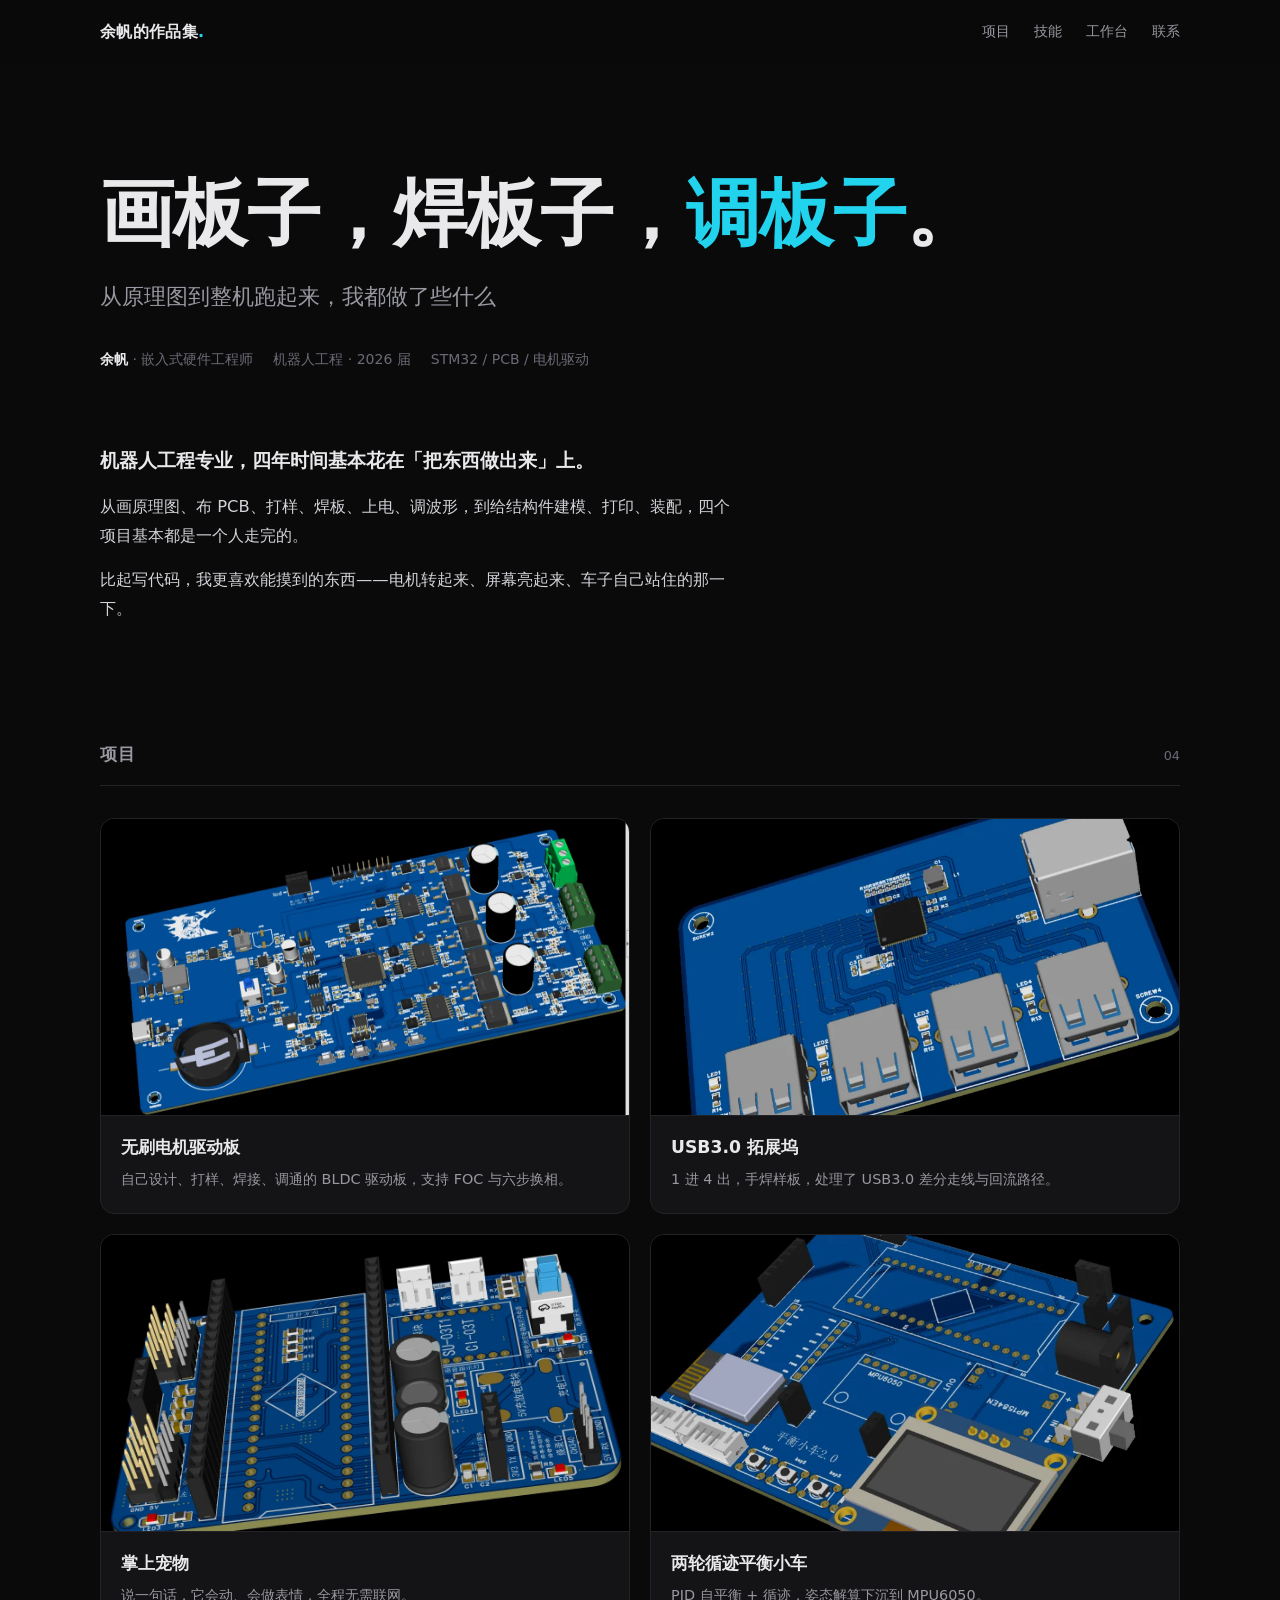
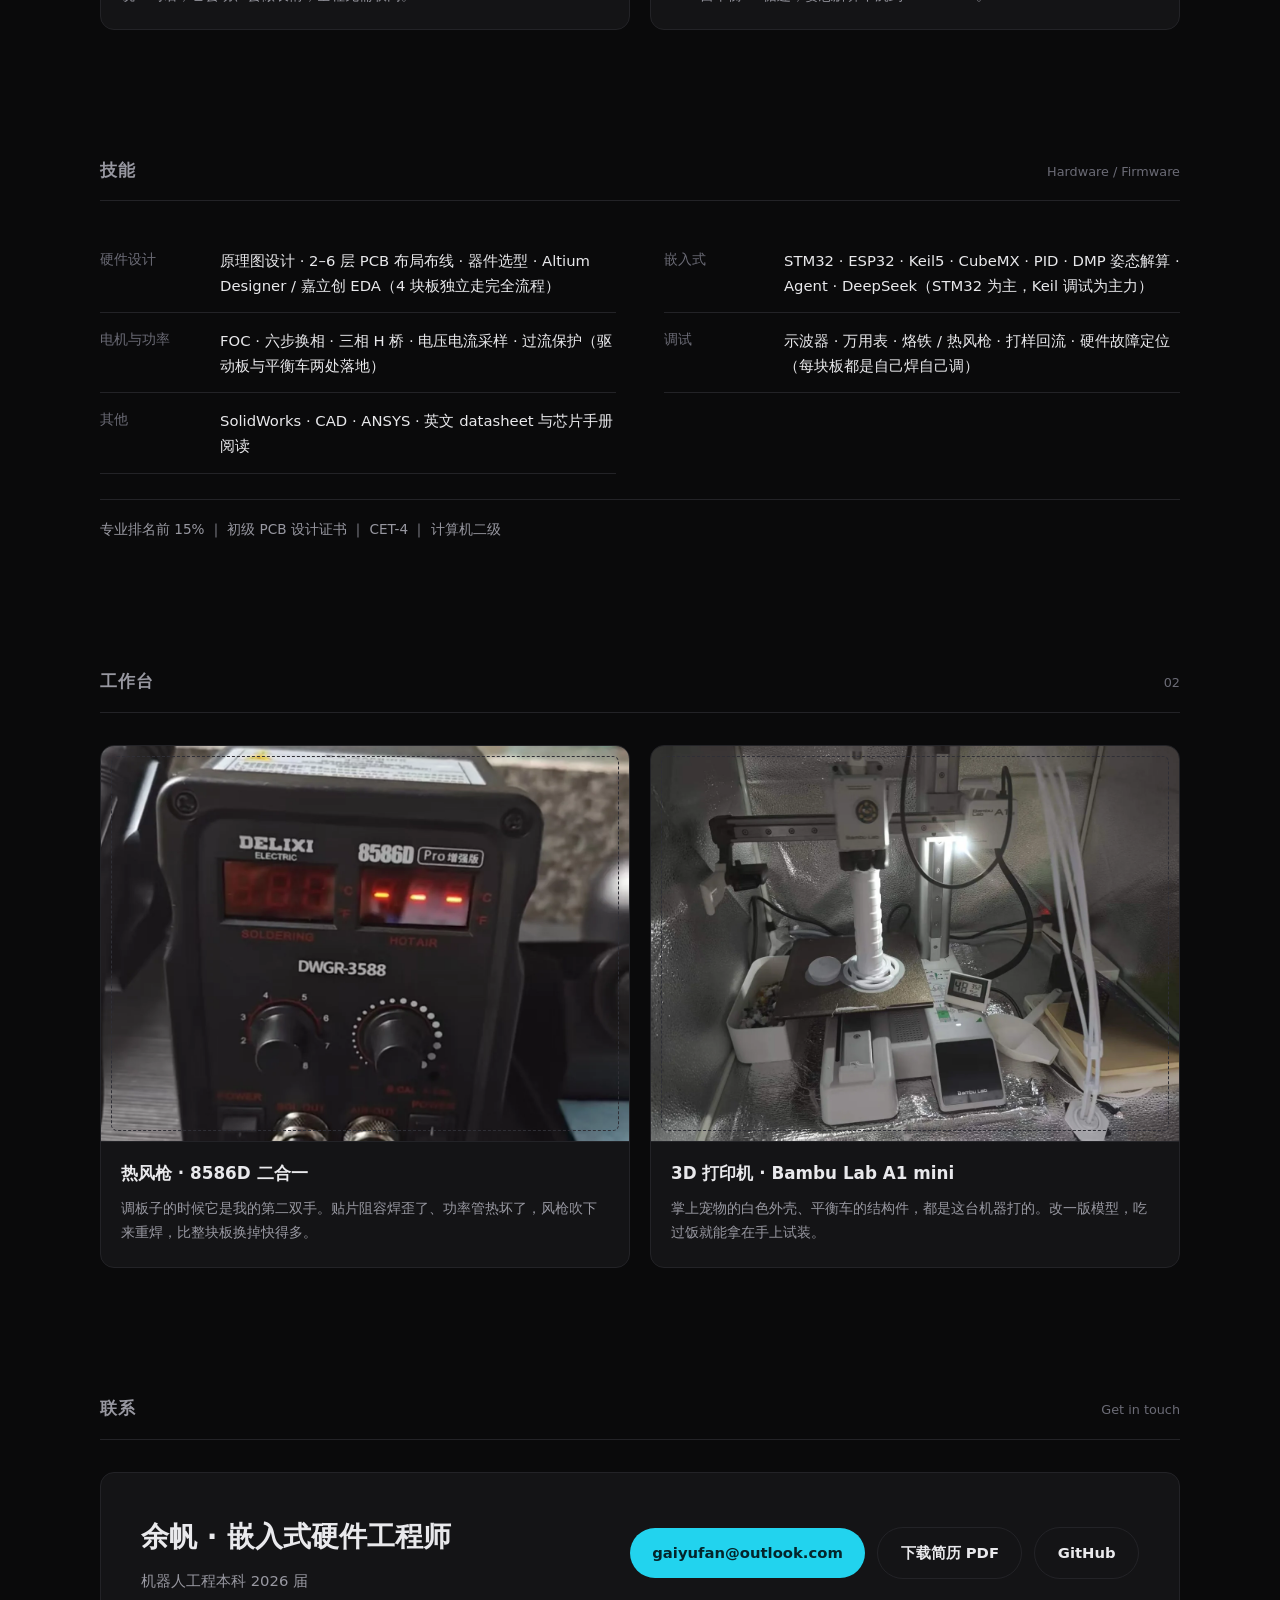
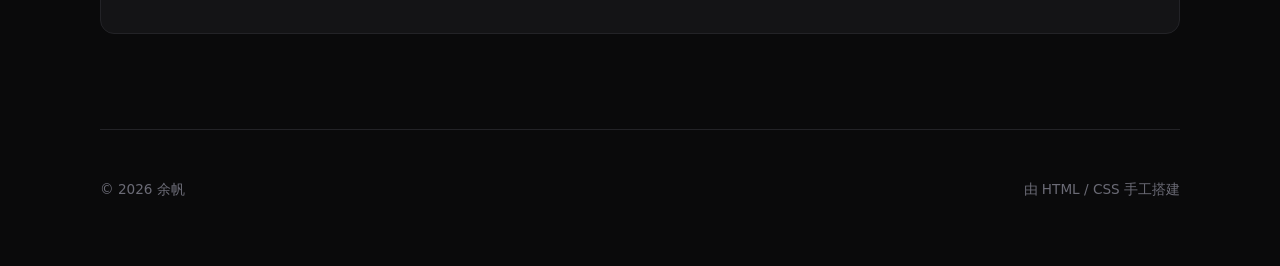
<file: index.html>
<!DOCTYPE html>
<html lang="zh-CN">
<head>
<meta charset="utf-8">
<meta name="viewport" content="width=device-width, initial-scale=1">
<title>余帆 · 嵌入式硬件工程师</title>
<meta name="description" content="余帆，嵌入式硬件工程师，机器人工程本科 2026 届。STM32、2–6 层 PCB、FOC 与 PID，从原理图到整机调试的四个硬件项目。">
<meta name="theme-color" content="#0a0a0b">
<link rel="stylesheet" href="style.css">
<link rel="icon" href="favicon.svg" type="image/svg+xml">
<script src="script.js" defer></script>
<!-- 分享卡片 -->
<meta property="og:type" content="website">
<meta property="og:site_name" content="余帆的作品集">
<meta property="og:title" content="余帆 · 嵌入式硬件工程师">
<meta property="og:description" content="余帆，嵌入式硬件工程师，机器人工程本科 2026 届。STM32、2–6 层 PCB、FOC 与 PID，从原理图到整机调试的四个硬件项目。">
<meta property="og:url" content="https://yohoda.github.io/yufan-portfolio/">
<meta property="og:image" content="https://yohoda.github.io/yufan-portfolio/assets/og-cover.jpg">
<meta property="og:image:width" content="1200">
<meta property="og:image:height" content="630">
<meta name="twitter:card" content="summary_large_image">
</head>
<body>

<header class="site-header">
  <div class="container">
    <a class="brand" href="index.html">余帆的作品集<span>.</span></a>
    <nav class="nav">
      <a href="#projects">项目</a>
      <a href="#skills">技能</a>
      <a href="#tools">工作台</a>
      <a href="#contact">联系</a>
    </nav>
  </div>
</header>

<main>

  <!-- ==================== Hero ==================== -->
  <section class="hero">
    <div class="container">
      <h1 class="reveal">画板子，焊板子，<em>调板子</em>。</h1>
      <p class="lede reveal">从原理图到整机跑起来，我都做了些什么</p>
      <div class="meta reveal">
        <span><strong>余帆</strong> · 嵌入式硬件工程师</span>
        <span>机器人工程 · 2026 届</span>
        <span>STM32 / PCB / 电机驱动</span>
      </div>
    </div>
  </section>


  <!-- ==================== 关于我 ==================== -->
  <section class="about">
    <div class="container">
      <p class="about-lead reveal">机器人工程专业，四年时间基本花在「把东西做出来」上。</p>
      <p class="reveal">从画原理图、布 PCB、打样、焊板、上电、调波形，到给结构件建模、打印、装配，四个项目基本都是一个人走完的。</p>
      <p class="reveal">比起写代码，我更喜欢能摸到的东西——电机转起来、屏幕亮起来、车子自己站住的那一下。</p>
    </div>
  </section>

  <!-- ==================== 项目 ==================== -->
  <section class="section" id="projects">
    <div class="container">
      <div class="section-head reveal">
        <h2>项目</h2>
        <span class="count">04</span>
      </div>

      <div class="projects">

        <a class="card reveal" href="projects/bldc-driver.html">
          <div class="media has-media"><img fetchpriority="high" src="assets/bldc-pcb.webp" alt="无刷电机驱动板 PCB 3D 渲染"></div>
          <div class="card-body">
            <h3 class="card-title">无刷电机驱动板</h3>
            <p class="card-desc">自己设计、打样、焊接、调通的 BLDC 驱动板，支持 FOC 与六步换相。</p>
          </div>
        </a>

        <a class="card reveal" href="projects/usb-hub.html">
          <div class="media has-media"><img loading="lazy" src="assets/usb-pcb.webp" alt="USB3.0 拓展坞 PCB 3D 渲染"></div>
          <div class="card-body">
            <h3 class="card-title">USB3.0 拓展坞</h3>
            <p class="card-desc">1 进 4 出，手焊样板，处理了 USB3.0 差分走线与回流路径。</p>
          </div>
        </a>

        <a class="card reveal" href="projects/pocket-pet.html">
          <div class="media has-media"><img loading="lazy" src="assets/pet-pcb.webp" alt="掌上宠物 PCB 3D 渲染"></div>
          <div class="card-body">
            <h3 class="card-title">掌上宠物</h3>
            <p class="card-desc">说一句话，它会动、会做表情，全程无需联网。</p>
          </div>
        </a>

        <a class="card reveal" href="projects/balance-car.html">
          <div class="media has-media"><img loading="lazy" src="assets/car-pcb.webp" alt="两轮循迹平衡小车 PCB 3D 渲染"></div>
          <div class="card-body">
            <h3 class="card-title">两轮循迹平衡小车</h3>
            <p class="card-desc">PID 自平衡 + 循迹，姿态解算下沉到 MPU6050。</p>
          </div>
        </a>

      </div>
    </div>
  </section>

  <!-- ==================== 技能 ==================== -->
  <section class="section" id="skills">
    <div class="container">
      <div class="section-head reveal">
        <h2>技能</h2>
        <span class="count">Hardware / Firmware</span>
      </div>

      <dl class="skills reveal">
        <div class="skill-row">
          <dt>硬件设计</dt>
          <dd>原理图设计 · 2–6 层 PCB 布局布线 · 器件选型 · Altium Designer / 嘉立创 EDA（4 块板独立走完全流程）</dd>
        </div>
        <div class="skill-row">
          <dt>嵌入式</dt>
          <dd>STM32 · ESP32 · Keil5 · CubeMX · PID · DMP 姿态解算 · Agent · DeepSeek（STM32 为主，Keil 调试为主力）</dd>
        </div>
        <div class="skill-row">
          <dt>电机与功率</dt>
          <dd>FOC · 六步换相 · 三相 H 桥 · 电压电流采样 · 过流保护（驱动板与平衡车两处落地）</dd>
        </div>
        <div class="skill-row">
          <dt>调试</dt>
          <dd>示波器 · 万用表 · 烙铁 / 热风枪 · 打样回流 · 硬件故障定位（每块板都是自己焊自己调）</dd>
        </div>
        <div class="skill-row">
          <dt>其他</dt>
          <dd>SolidWorks · CAD · ANSYS · 英文 datasheet 与芯片手册阅读</dd>
        </div>
      </dl>

      <p class="creds reveal">专业排名前 15% ｜ 初级 PCB 设计证书 ｜ CET-4 ｜ 计算机二级</p>
    </div>
  </section>

  <!-- ==================== 工作台 ==================== -->
  <section class="section" id="tools">
    <div class="container">
      <div class="section-head reveal">
        <h2>工作台</h2>
        <span class="count">02</span>
      </div>

      <div class="tools">

        <article class="tool reveal">
          <div class="media" data-ratio="4/3"><img loading="lazy" src="assets/tool-hotair.webp" alt="8586D 二合一热风枪焊台"></div>
          <div class="tool-body">
            <h3>热风枪 · 8586D 二合一</h3>
            <p>调板子的时候它是我的第二双手。贴片阻容焊歪了、功率管热坏了，风枪吹下来重焊，比整块板换掉快得多。</p>
          </div>
        </article>

        <article class="tool reveal">
          <div class="media" data-ratio="4/3"><img loading="lazy" src="assets/tool-printer.webp" alt="Bambu Lab A1 3D 打印机"></div>
          <div class="tool-body">
            <h3>3D 打印机 · Bambu Lab A1 mini</h3>
            <p>掌上宠物的白色外壳、平衡车的结构件，都是这台机器打的。改一版模型，吃过饭就能拿在手上试装。</p>
          </div>
        </article>

      </div>
    </div>
  </section>

  <!-- ==================== 联系 ==================== -->
  <section class="section" id="contact">
    <div class="container">
      <div class="section-head reveal">
        <h2>联系</h2>
        <span class="count">Get in touch</span>
      </div>

      <div class="contact-card reveal">
        <div>
          <h3>余帆 · 嵌入式硬件工程师</h3>
          <p>机器人工程本科 2026 届</p>
        </div>
        <div class="contact-actions">
          <a class="btn" href="mailto:gaiyufan@outlook.com">gaiyufan@outlook.com</a>
          <a class="btn ghost" href="assets/resume.pdf" download>下载简历 PDF</a>
          <a class="btn ghost" href="https://github.com/yohoda/yufan-portfolio" target="_blank" rel="noopener">GitHub</a>
        </div>
      </div>
    </div>
  </section>

</main>

<footer class="site-footer container">
  <span>© 2026 余帆</span>
  <span>由 HTML / CSS 手工搭建</span>
</footer>

</body>
</html>
</file>
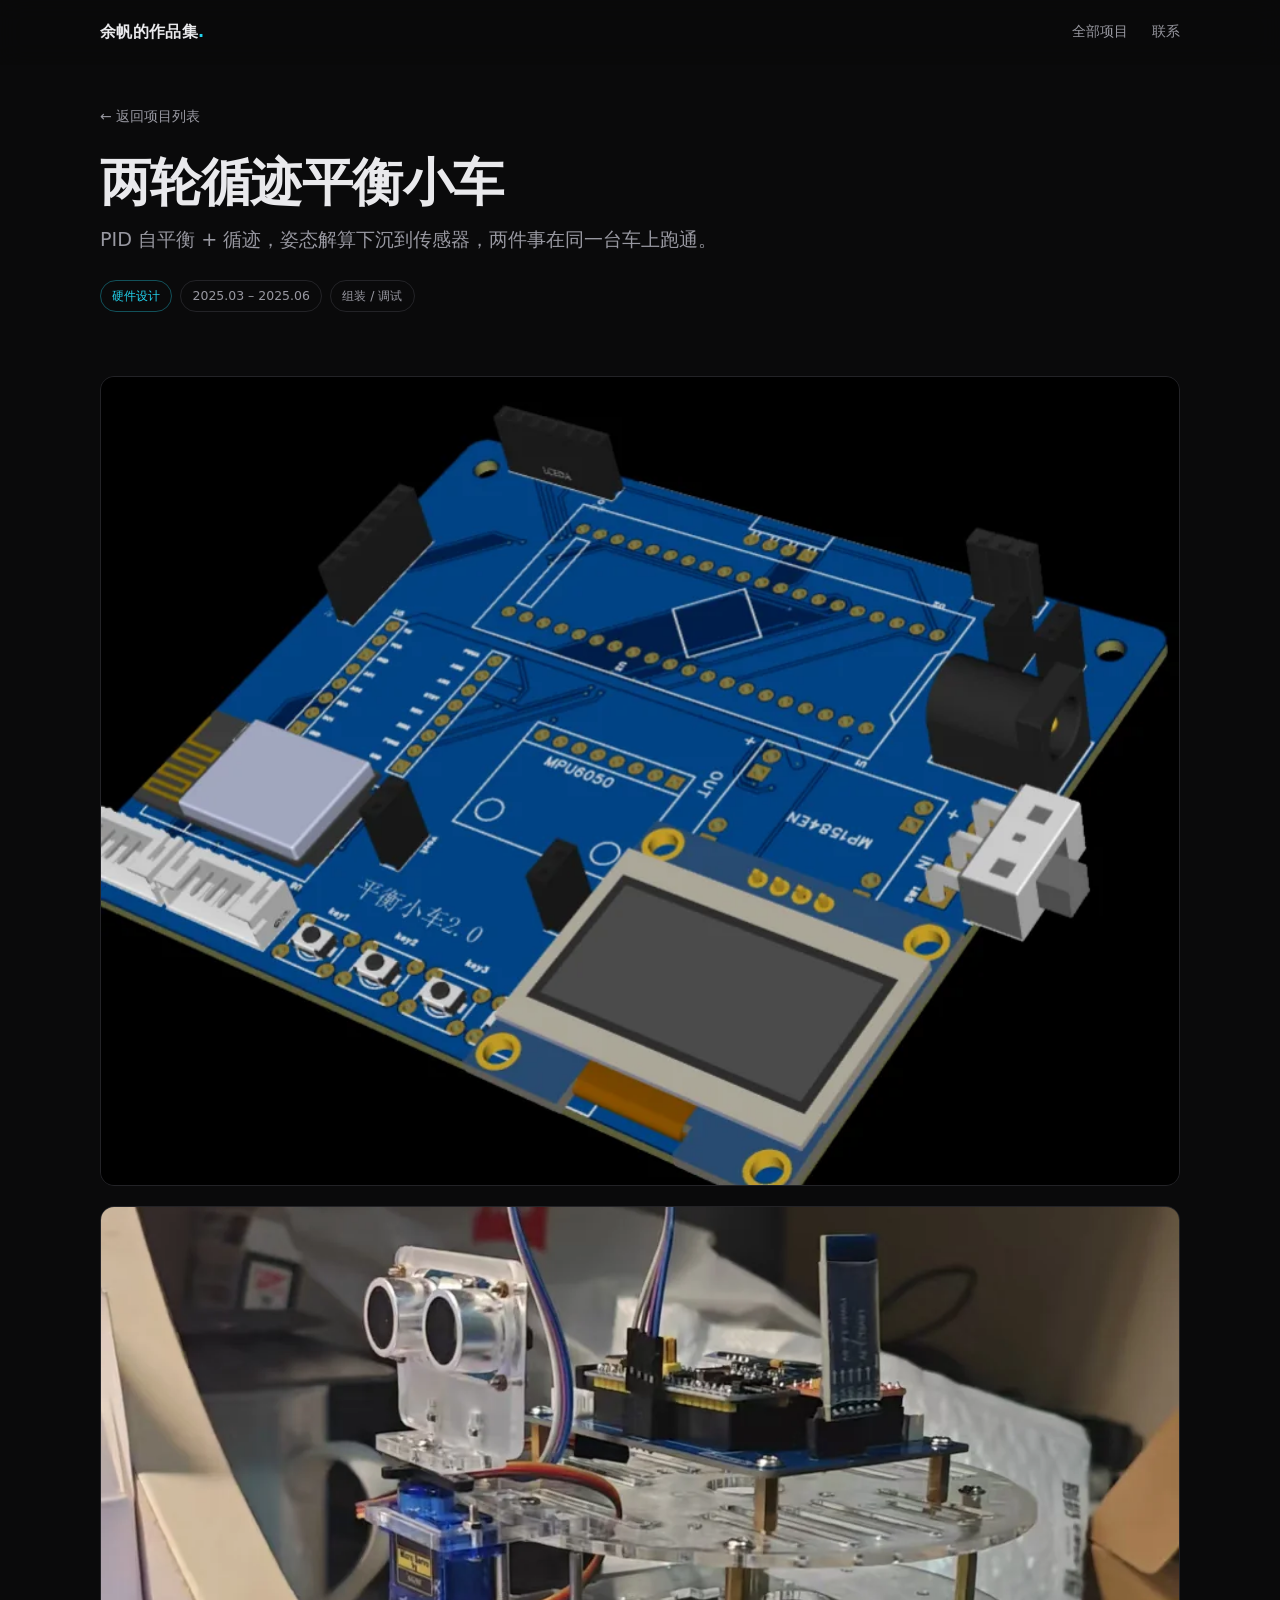
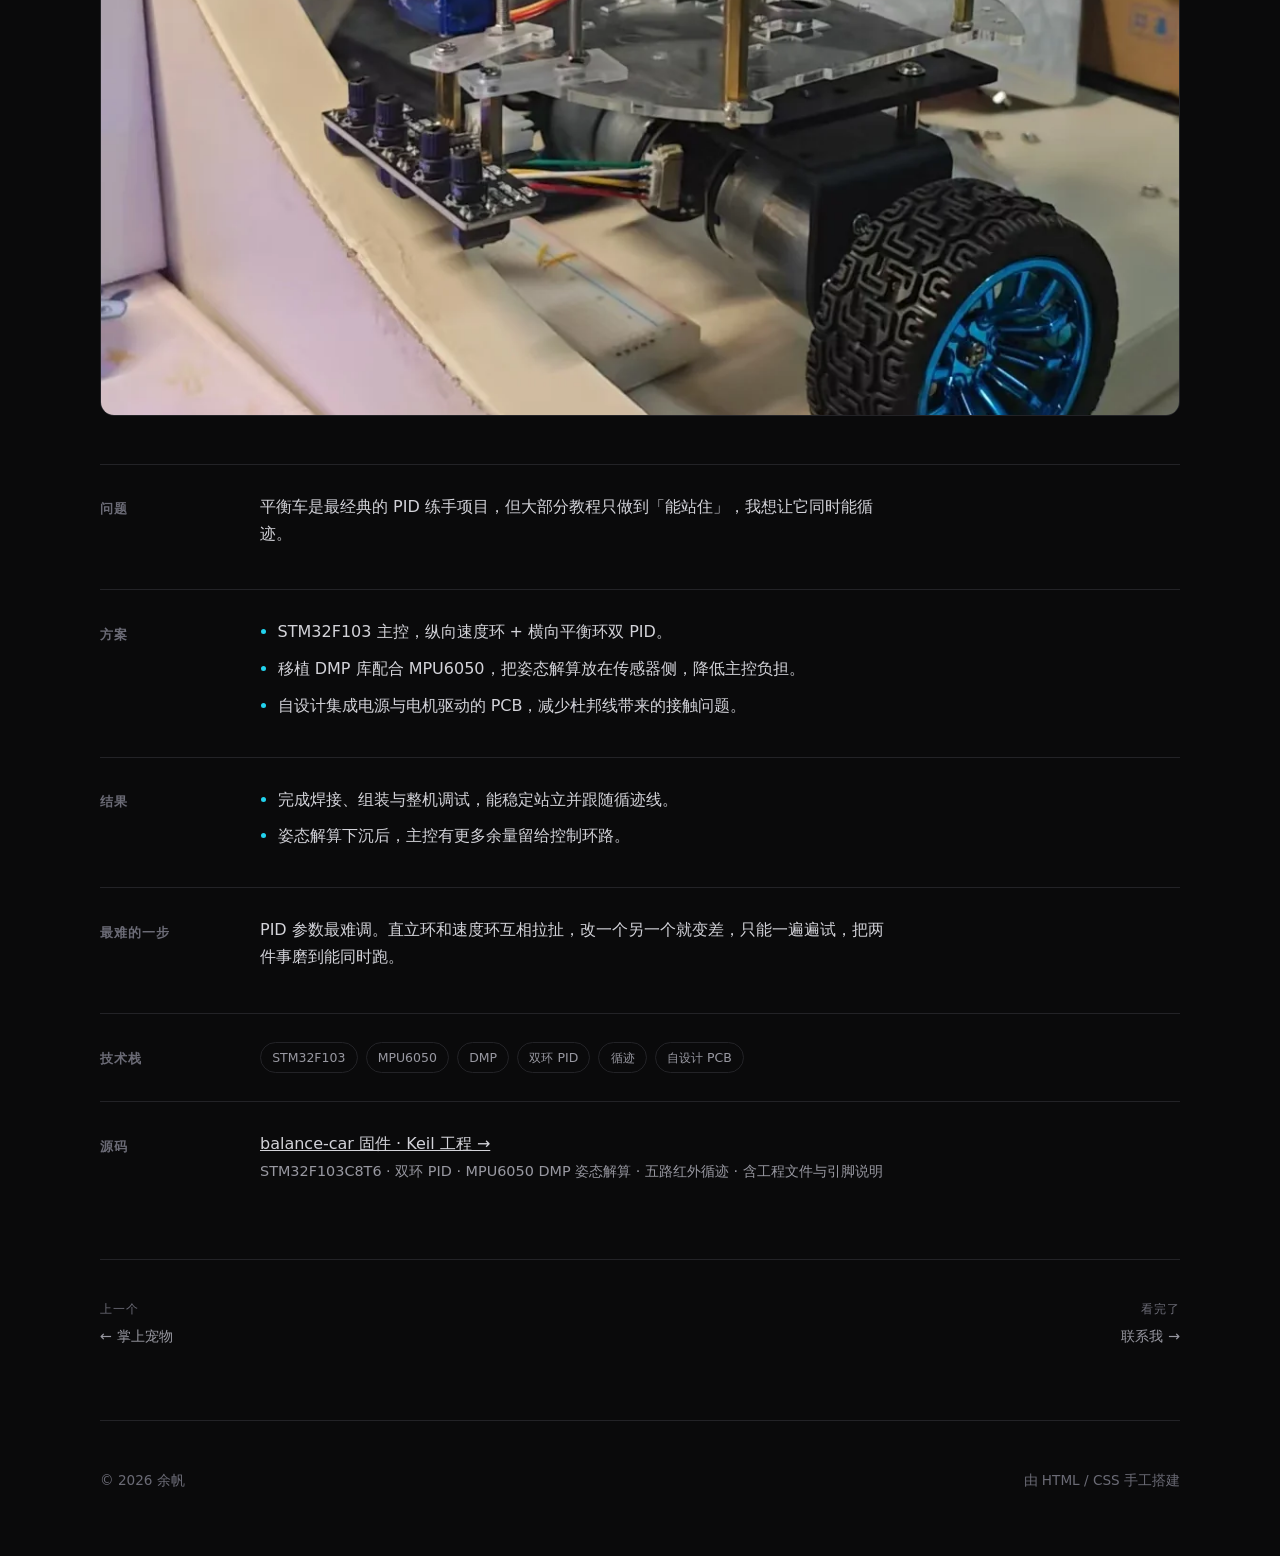
<file: projects/balance-car.html>
<!DOCTYPE html>
<html lang="zh-CN">
<head>
<meta charset="utf-8">
<meta name="viewport" content="width=device-width, initial-scale=1">
<title>两轮循迹平衡小车 · 余帆</title>
<meta name="description" content="基于 STM32F103 与 MPU6050 的两轮自平衡循迹小车：双环 PID、DMP 姿态解算与自设计 PCB。">
<link rel="stylesheet" href="../style.css">
<link rel="icon" href="../favicon.svg" type="image/svg+xml">
<script src="../script.js" defer></script>
<!-- 分享卡片 -->
<meta property="og:type" content="website">
<meta property="og:site_name" content="余帆的作品集">
<meta property="og:title" content="两轮循迹平衡小车 · 余帆">
<meta property="og:description" content="基于 STM32F103 与 MPU6050 的两轮自平衡循迹小车：双环 PID、DMP 姿态解算与自设计 PCB。">
<meta property="og:url" content="https://yohoda.github.io/yufan-portfolio/projects/balance-car.html">
<meta property="og:image" content="https://yohoda.github.io/yufan-portfolio/assets/og-cover.jpg">
<meta property="og:image:width" content="1200">
<meta property="og:image:height" content="630">
<meta name="twitter:card" content="summary_large_image">
</head>
<body>

<header class="site-header">
  <div class="container">
    <a class="brand" href="../index.html">余帆的作品集<span>.</span></a>
    <nav class="nav">
      <a href="../index.html#projects">全部项目</a>
      <a href="../index.html#contact">联系</a>
    </nav>
  </div>
</header>

<main class="container">

  <a class="back-link" href="../index.html#projects">← 返回项目列表</a>

  <section class="project-hero">
    <h1>两轮循迹平衡小车</h1>
    <p class="subtitle">PID 自平衡 + 循迹，姿态解算下沉到传感器，两件事在同一台车上跑通。</p>
    <div class="tags">
      <span class="tag accent">硬件设计</span>
      <span class="tag">2025.03 – 2025.06</span>
      <span class="tag">组装 / 调试</span>
    </div>
  </section>

  <div class="media-stack">
    <div class="media has-media" data-ratio="4/3"><img fetchpriority="high" src="../assets/car-pcb.webp" alt="两轮循迹平衡小车 PCB 3D 渲染"></div>
    <div class="media has-media" data-ratio="4/3"><img loading="lazy" src="../assets/car-real.webp" alt="两轮循迹平衡小车实物"></div>
  </div>

  <div class="content-block">
    <h2>问题</h2>
    <p>平衡车是最经典的 PID 练手项目，但大部分教程只做到「能站住」，我想让它同时能循迹。</p>
  </div>

  <div class="content-block">
    <h2>方案</h2>
    <ul>
      <li>STM32F103 主控，纵向速度环 + 横向平衡环双 PID。</li>
      <li>移植 DMP 库配合 MPU6050，把姿态解算放在传感器侧，降低主控负担。</li>
      <li>自设计集成电源与电机驱动的 PCB，减少杜邦线带来的接触问题。</li>
    </ul>
  </div>

  <div class="content-block">
    <h2>结果</h2>
    <ul>
      <li>完成焊接、组装与整机调试，能稳定站立并跟随循迹线。</li>
      <li>姿态解算下沉后，主控有更多余量留给控制环路。</li>
    </ul>
  </div>

  <div class="content-block">
    <h2>最难的一步</h2>
    <p>PID 参数最难调。直立环和速度环互相拉扯，改一个另一个就变差，只能一遍遍试，把两件事磨到能同时跑。</p>
  </div>

  <div class="content-block">
    <h2>技术栈</h2>
    <div class="tags">
      <span class="tag">STM32F103</span>
      <span class="tag">MPU6050</span>
      <span class="tag">DMP</span>
      <span class="tag">双环 PID</span>
      <span class="tag">循迹</span>
      <span class="tag">自设计 PCB</span>
    </div>
  </div>

  <div class="content-block">
    <h2>源码</h2>
    <p>
      <a href="https://github.com/yohoda/yufan-portfolio/tree/main/firmware/balance-car" target="_blank" rel="noopener">balance-car 固件 · Keil 工程 →</a><br>
      <span class="card-desc">STM32F103C8T6 · 双环 PID · MPU6050 DMP 姿态解算 · 五路红外循迹 · 含工程文件与引脚说明</span>
    </p>
  </div>

  <nav class="pager">
    <a href="pocket-pet.html">
      <span class="label">上一个</span>
      ← 掌上宠物
    </a>
    <a class="next" href="../index.html#contact">
      <span class="label">看完了</span>
      联系我 →
    </a>
  </nav>

</main>

<footer class="site-footer container">
  <span>© 2026 余帆</span>
  <span>由 HTML / CSS 手工搭建</span>
</footer>

</body>
</html>
</file>
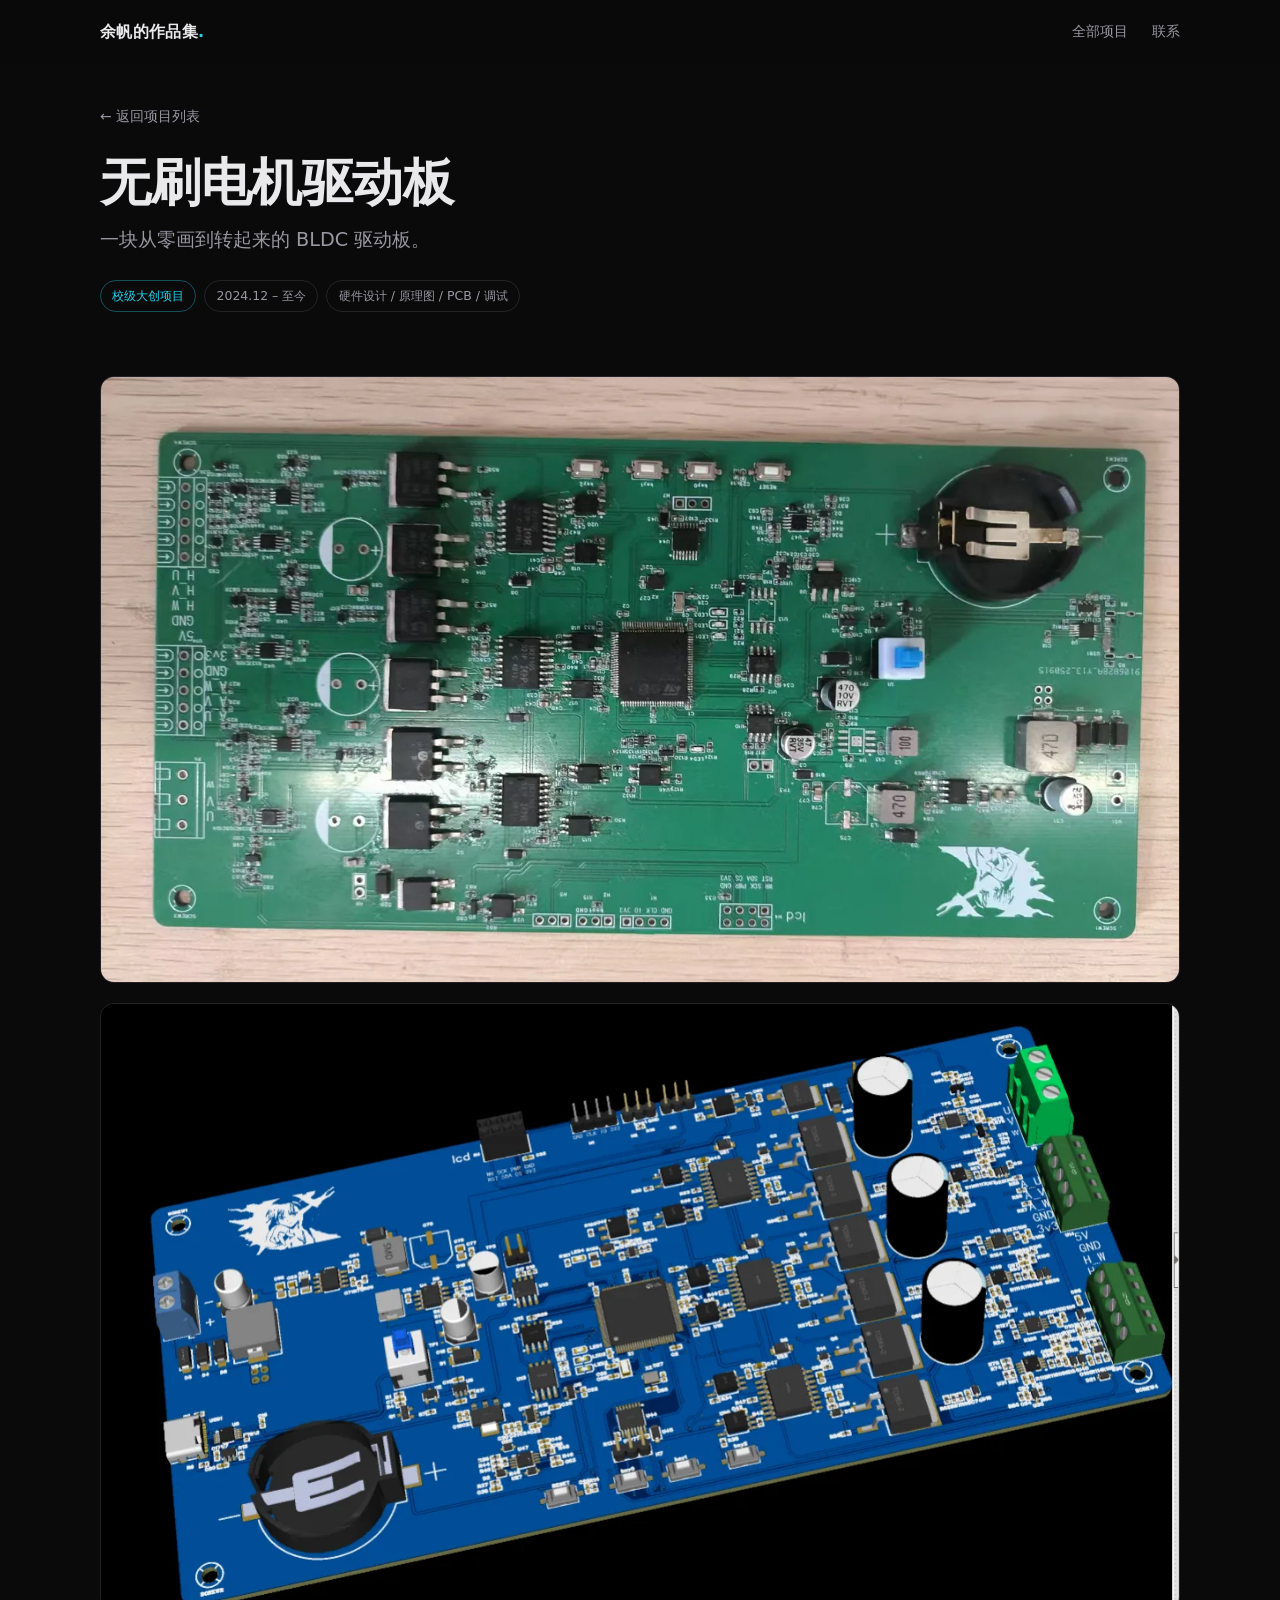
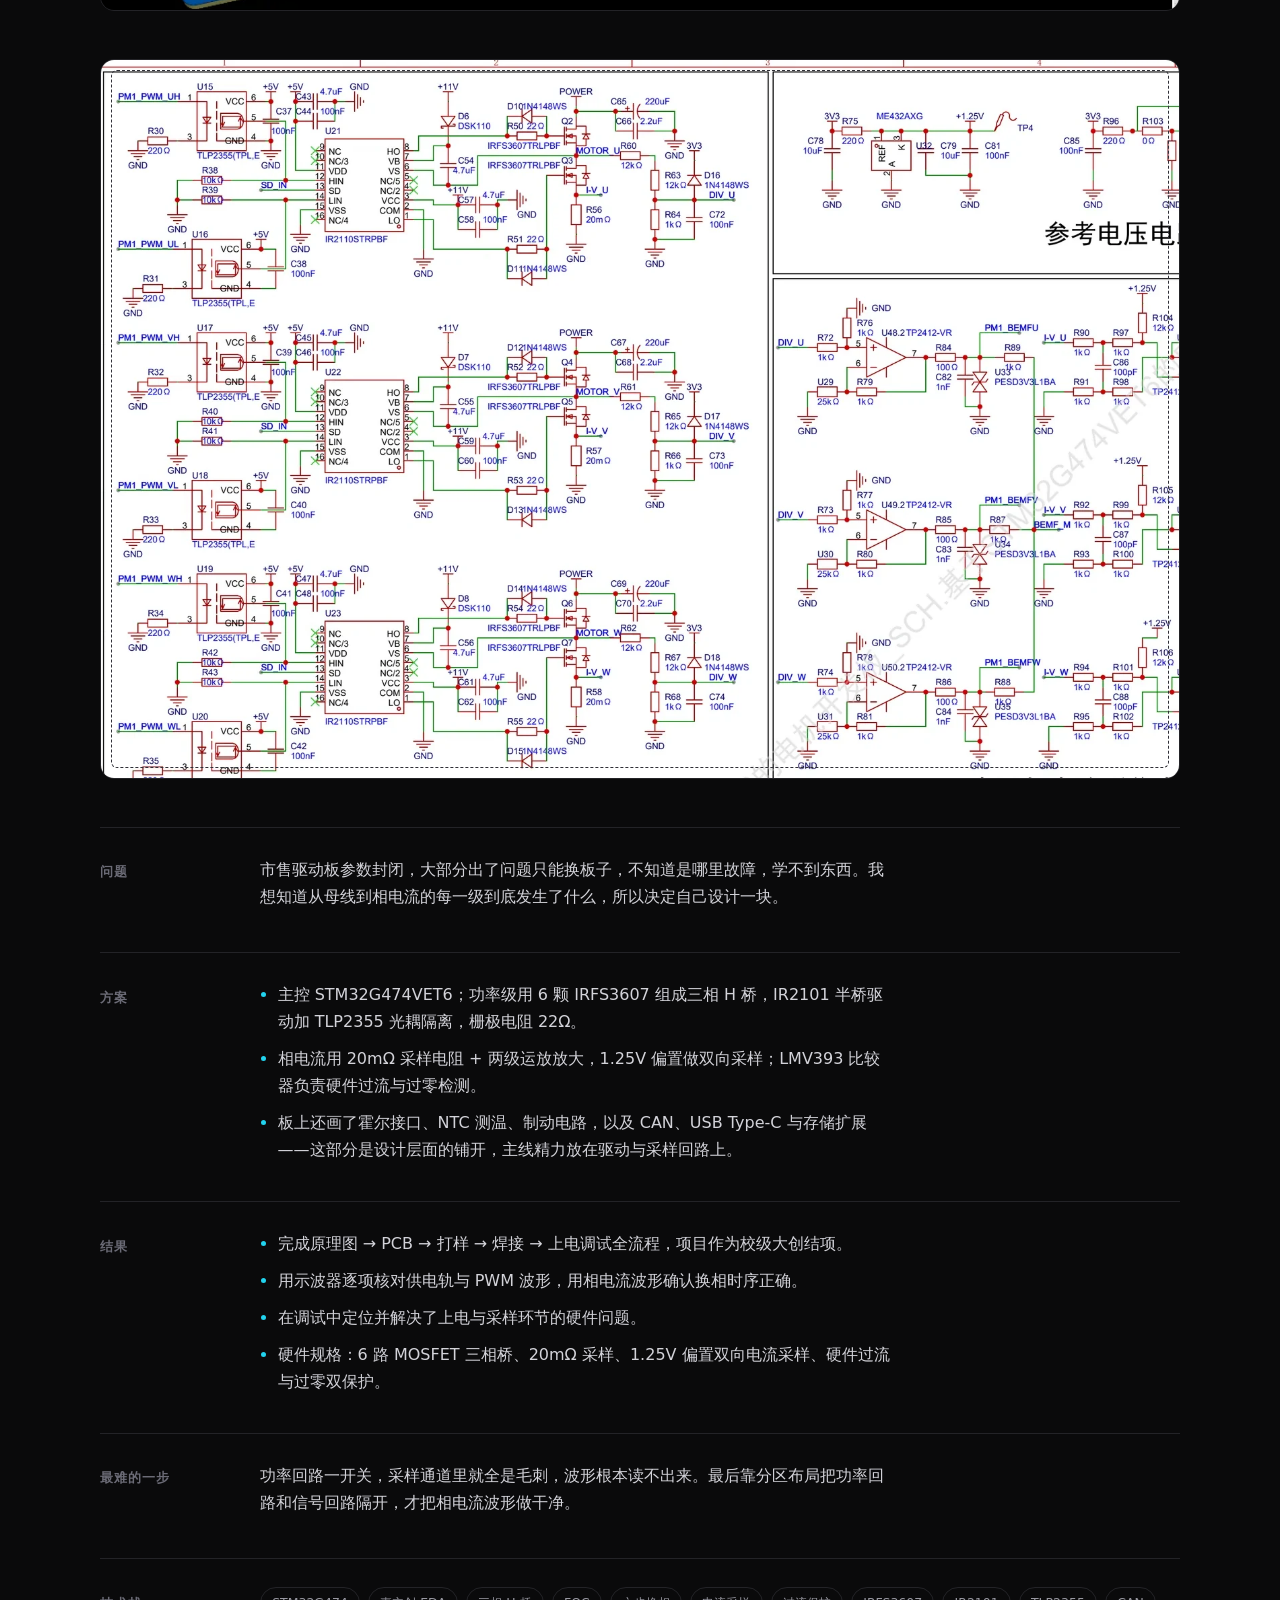
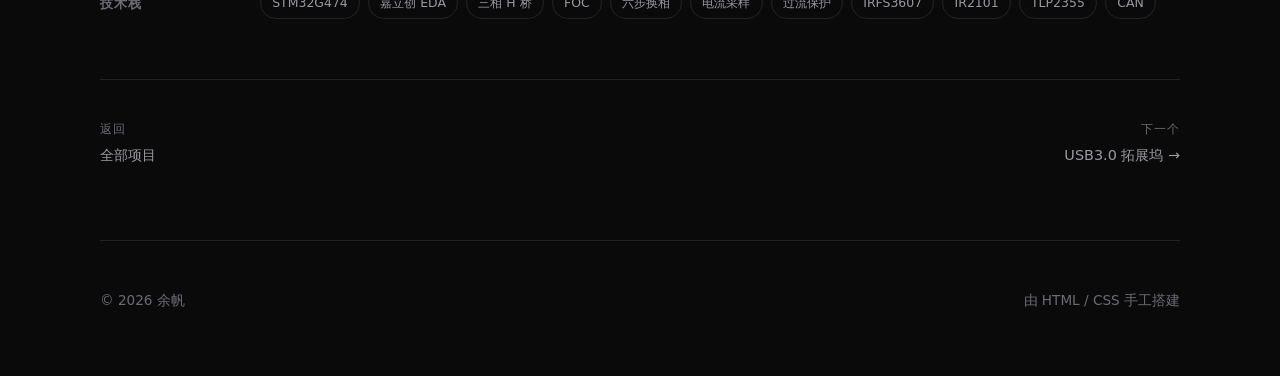
<file: projects/bldc-driver.html>
<!DOCTYPE html>
<html lang="zh-CN">
<head>
<meta charset="utf-8">
<meta name="viewport" content="width=device-width, initial-scale=1">
<title>无刷电机驱动板 · 余帆</title>
<meta name="description" content="基于 STM32G474VET6 的无刷电机驱动板：原理图、PCB、三相全桥、电流采样与过流保护，支持 FOC 与六步换相。">
<link rel="stylesheet" href="../style.css">
<link rel="icon" href="../favicon.svg" type="image/svg+xml">
<script src="../script.js" defer></script>
<!-- 分享卡片 -->
<meta property="og:type" content="website">
<meta property="og:site_name" content="余帆的作品集">
<meta property="og:title" content="无刷电机驱动板 · 余帆">
<meta property="og:description" content="基于 STM32G474VET6 的无刷电机驱动板：原理图、PCB、三相全桥、电流采样与过流保护，支持 FOC 与六步换相。">
<meta property="og:url" content="https://yohoda.github.io/yufan-portfolio/projects/bldc-driver.html">
<meta property="og:image" content="https://yohoda.github.io/yufan-portfolio/assets/og-cover.jpg">
<meta property="og:image:width" content="1200">
<meta property="og:image:height" content="630">
<meta name="twitter:card" content="summary_large_image">
</head>
<body>

<header class="site-header">
  <div class="container">
    <a class="brand" href="../index.html">余帆的作品集<span>.</span></a>
    <nav class="nav">
      <a href="../index.html#projects">全部项目</a>
      <a href="../index.html#contact">联系</a>
    </nav>
  </div>
</header>

<main class="container">

  <a class="back-link" href="../index.html#projects">← 返回项目列表</a>

  <section class="project-hero">
    <h1>无刷电机驱动板</h1>
    <p class="subtitle">一块从零画到转起来的 BLDC 驱动板。</p>
    <div class="tags">
      <span class="tag accent">校级大创项目</span>
      <span class="tag">2024.12 – 至今</span>
      <span class="tag">硬件设计 / 原理图 / PCB / 调试</span>
    </div>
  </section>

  <!-- 素材位：替换时把 <div class="media"> 里的 <span> 换成 <img>，
       并给 .media 加上 has-media 类，占位虚线会自动消失。 -->
  <div class="media-stack">
    <div class="media has-media"><img loading="lazy" src="../assets/bldc-real.webp" alt="无刷电机驱动板实物"></div>
    <div class="media has-media"><img loading="lazy" src="../assets/bldc-pcb.webp" alt="无刷电机驱动板 PCB 3D 渲染"></div>
  </div>

  <div class="media-stack">
    <div class="media" data-ratio="3/2"><img src="../assets/schematic-power.webp" alt="三相 H 桥与相电流采样原理图局部"></div>
  </div>

  <div class="content-block">
    <h2>问题</h2>
    <p>市售驱动板参数封闭，大部分出了问题只能换板子，不知道是哪里故障，学不到东西。我想知道从母线到相电流的每一级到底发生了什么，所以决定自己设计一块。</p>
  </div>

  <div class="content-block">
    <h2>方案</h2>
    <ul>
      <li>主控 STM32G474VET6；功率级用 6 颗 IRFS3607 组成三相 H 桥，IR2101 半桥驱动加 TLP2355 光耦隔离，栅极电阻 22Ω。</li>
      <li>相电流用 20mΩ 采样电阻 + 两级运放放大，1.25V 偏置做双向采样；LMV393 比较器负责硬件过流与过零检测。</li>
      <li>板上还画了霍尔接口、NTC 测温、制动电路，以及 CAN、USB Type-C 与存储扩展——这部分是设计层面的铺开，主线精力放在驱动与采样回路上。</li>
    </ul>
  </div>

  <div class="content-block">
    <h2>结果</h2>
    <ul>
      <li>完成原理图 → PCB → 打样 → 焊接 → 上电调试全流程，项目作为校级大创结项。</li>
      <li>用示波器逐项核对供电轨与 PWM 波形，用相电流波形确认换相时序正确。</li>
      <li>在调试中定位并解决了上电与采样环节的硬件问题。</li>
      <li>硬件规格：6 路 MOSFET 三相桥、20mΩ 采样、1.25V 偏置双向电流采样、硬件过流与过零双保护。</li>
    </ul>
  </div>

  <div class="content-block">
    <h2>最难的一步</h2>
    <p>功率回路一开关，采样通道里就全是毛刺，波形根本读不出来。最后靠分区布局把功率回路和信号回路隔开，才把相电流波形做干净。</p>
  </div>

  <div class="content-block">
    <h2>技术栈</h2>
    <div class="tags">
      <span class="tag">STM32G474</span>
      <span class="tag">嘉立创 EDA</span>
      <span class="tag">三相 H 桥</span>
      <span class="tag">FOC</span>
      <span class="tag">六步换相</span>
      <span class="tag">电流采样</span>
      <span class="tag">过流保护</span>
      <span class="tag">IRFS3607</span>
      <span class="tag">IR2101</span>
      <span class="tag">TLP2355</span>
      <span class="tag">CAN</span>
    </div>
  </div>

  <nav class="pager">
    <a href="../index.html#projects">
      <span class="label">返回</span>
      全部项目
    </a>
    <a class="next" href="usb-hub.html">
      <span class="label">下一个</span>
      USB3.0 拓展坞 →
    </a>
  </nav>

</main>

<footer class="site-footer container">
  <span>© 2026 余帆</span>
  <span>由 HTML / CSS 手工搭建</span>
</footer>

</body>
</html>
</file>
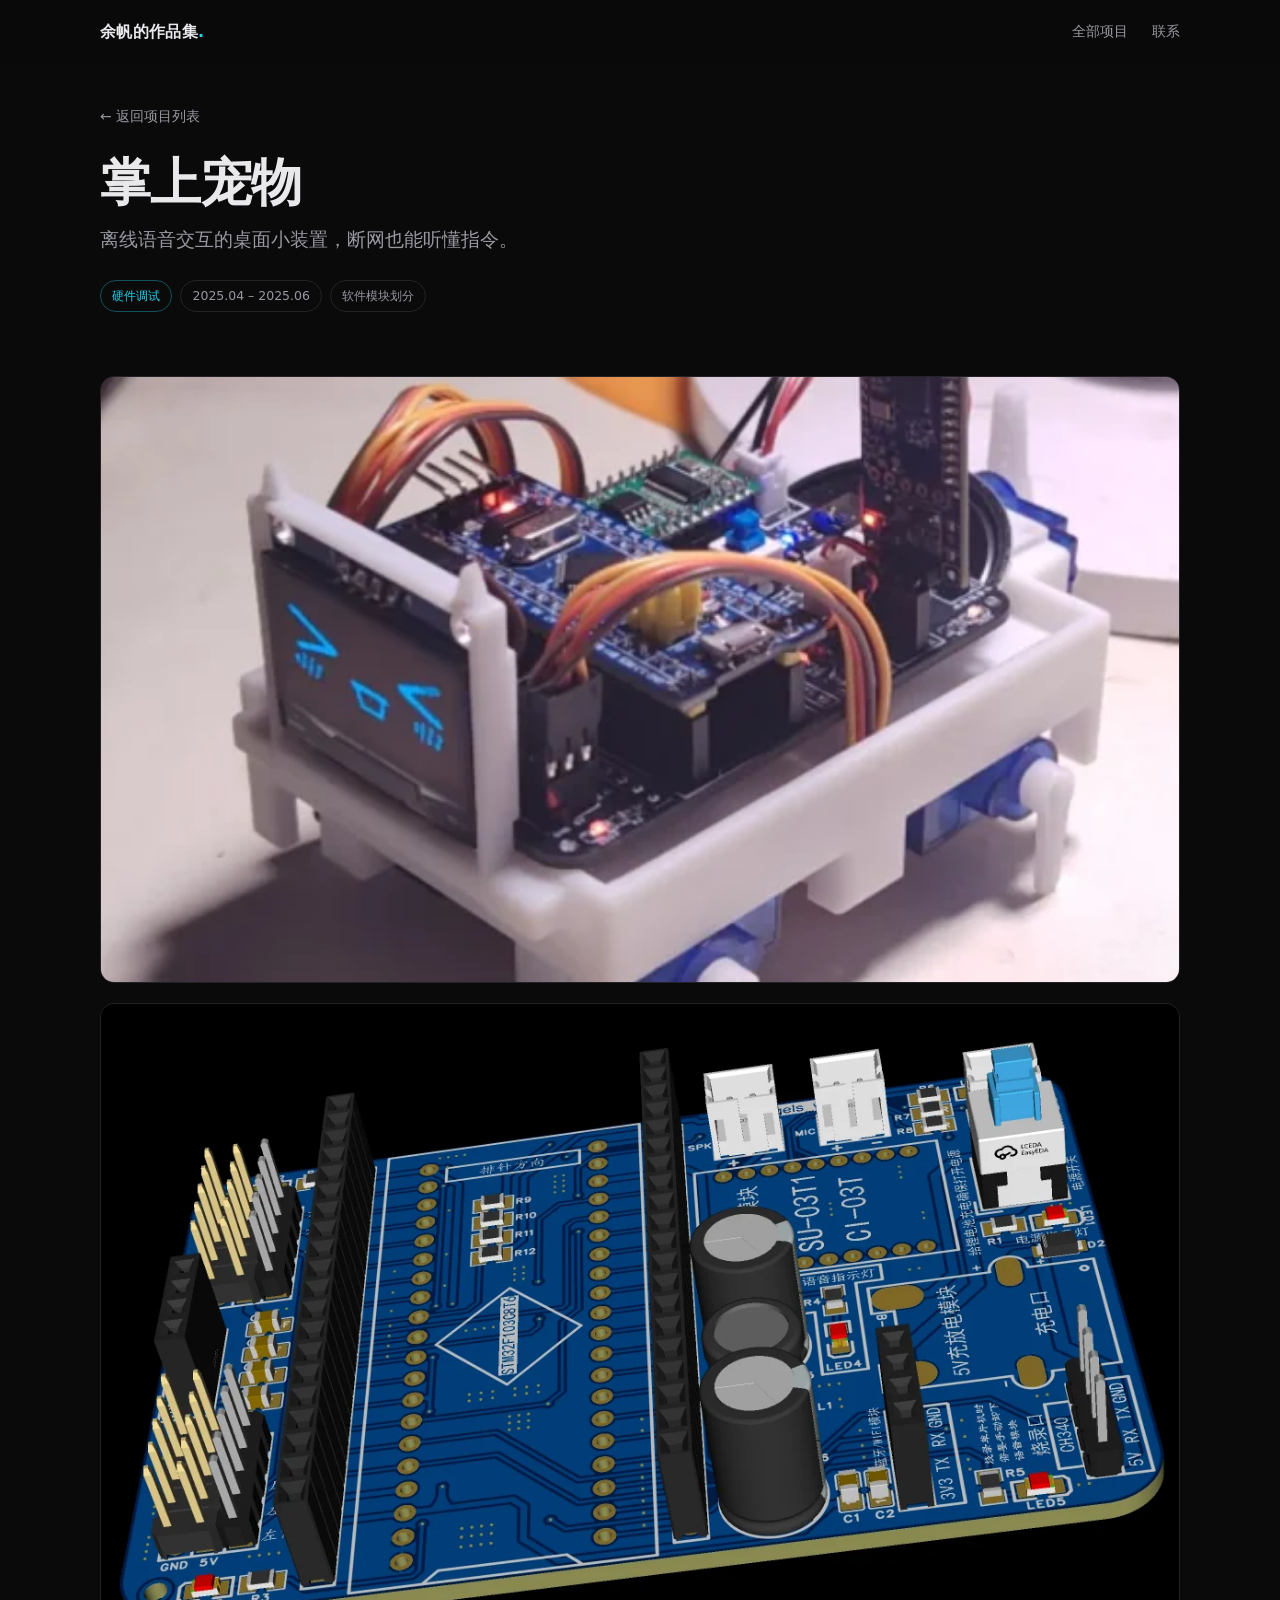
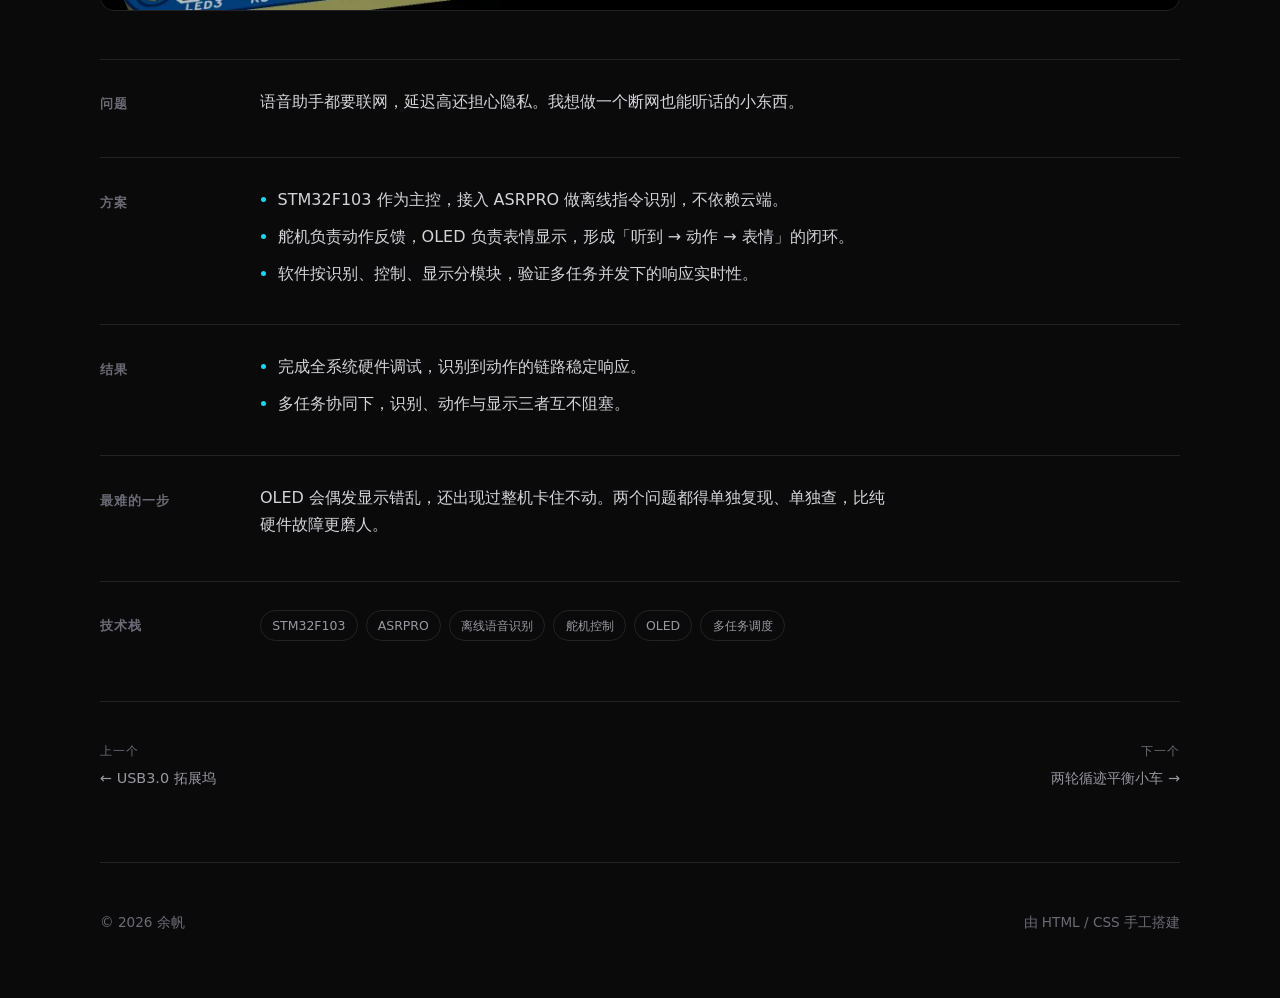
<file: projects/pocket-pet.html>
<!DOCTYPE html>
<html lang="zh-CN">
<head>
<meta charset="utf-8">
<meta name="viewport" content="width=device-width, initial-scale=1">
<title>掌上宠物 · 余帆</title>
<meta name="description" content="基于 STM32F103 与 ASRPRO 的离线语音交互装置：语音识别、舵机动作与 OLED 表情的完整闭环。">
<link rel="stylesheet" href="../style.css">
<link rel="icon" href="../favicon.svg" type="image/svg+xml">
<script src="../script.js" defer></script>
<!-- 分享卡片 -->
<meta property="og:type" content="website">
<meta property="og:site_name" content="余帆的作品集">
<meta property="og:title" content="掌上宠物 · 余帆">
<meta property="og:description" content="基于 STM32F103 与 ASRPRO 的离线语音交互装置：语音识别、舵机动作与 OLED 表情的完整闭环。">
<meta property="og:url" content="https://yohoda.github.io/yufan-portfolio/projects/pocket-pet.html">
<meta property="og:image" content="https://yohoda.github.io/yufan-portfolio/assets/og-cover.jpg">
<meta property="og:image:width" content="1200">
<meta property="og:image:height" content="630">
<meta name="twitter:card" content="summary_large_image">
</head>
<body>

<header class="site-header">
  <div class="container">
    <a class="brand" href="../index.html">余帆的作品集<span>.</span></a>
    <nav class="nav">
      <a href="../index.html#projects">全部项目</a>
      <a href="../index.html#contact">联系</a>
    </nav>
  </div>
</header>

<main class="container">

  <a class="back-link" href="../index.html#projects">← 返回项目列表</a>

  <section class="project-hero">
    <h1>掌上宠物</h1>
    <p class="subtitle">离线语音交互的桌面小装置，断网也能听懂指令。</p>
    <div class="tags">
      <span class="tag accent">硬件调试</span>
      <span class="tag">2025.04 – 2025.06</span>
      <span class="tag">软件模块划分</span>
    </div>
  </section>

  <!-- 素材位：把 <div class="media"> 内的 <span> 换成 <img>，
       并给 .media 加 has-media 类。 -->
  <div class="media-stack">
    <div class="media has-media"><img loading="lazy" src="../assets/pet-real.webp" alt="掌上宠物成品"></div>
    <div class="media has-media"><img loading="lazy" src="../assets/pet-pcb.webp" alt="掌上宠物 PCB 3D 渲染"></div>
  </div>

  <div class="content-block">
    <h2>问题</h2>
    <p>语音助手都要联网，延迟高还担心隐私。我想做一个断网也能听话的小东西。</p>
  </div>

  <div class="content-block">
    <h2>方案</h2>
    <ul>
      <li>STM32F103 作为主控，接入 ASRPRO 做离线指令识别，不依赖云端。</li>
      <li>舵机负责动作反馈，OLED 负责表情显示，形成「听到 → 动作 → 表情」的闭环。</li>
      <li>软件按识别、控制、显示分模块，验证多任务并发下的响应实时性。</li>
    </ul>
  </div>

  <div class="content-block">
    <h2>结果</h2>
    <ul>
      <li>完成全系统硬件调试，识别到动作的链路稳定响应。</li>
      <li>多任务协同下，识别、动作与显示三者互不阻塞。</li>
    </ul>
  </div>

  <div class="content-block">
    <h2>最难的一步</h2>
    <p>OLED 会偶发显示错乱，还出现过整机卡住不动。两个问题都得单独复现、单独查，比纯硬件故障更磨人。</p>
  </div>

  <div class="content-block">
    <h2>技术栈</h2>
    <div class="tags">
      <span class="tag">STM32F103</span>
      <span class="tag">ASRPRO</span>
      <span class="tag">离线语音识别</span>
      <span class="tag">舵机控制</span>
      <span class="tag">OLED</span>
      <span class="tag">多任务调度</span>
    </div>
  </div>

  <nav class="pager">
    <a href="usb-hub.html">
      <span class="label">上一个</span>
      ← USB3.0 拓展坞
    </a>
    <a class="next" href="balance-car.html">
      <span class="label">下一个</span>
      两轮循迹平衡小车 →
    </a>
  </nav>

</main>

<footer class="site-footer container">
  <span>© 2026 余帆</span>
  <span>由 HTML / CSS 手工搭建</span>
</footer>

</body>
</html>
</file>
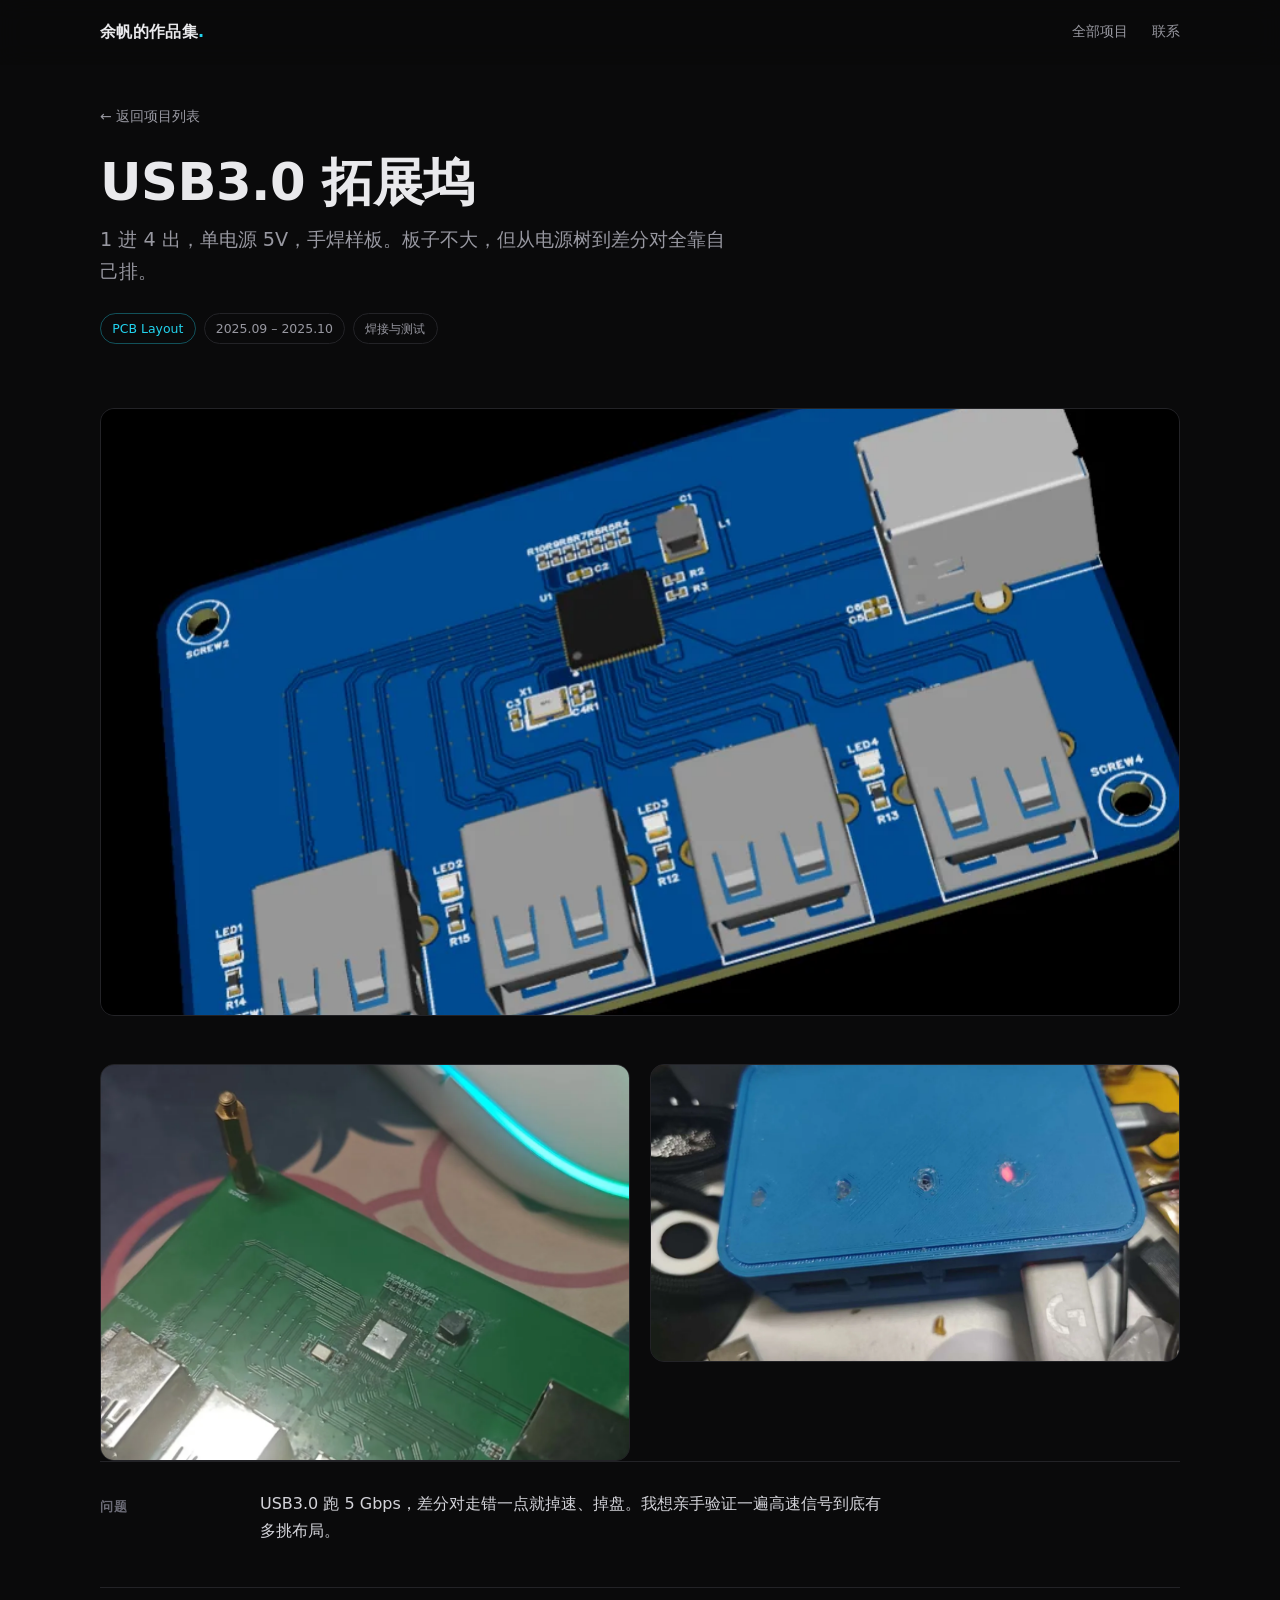
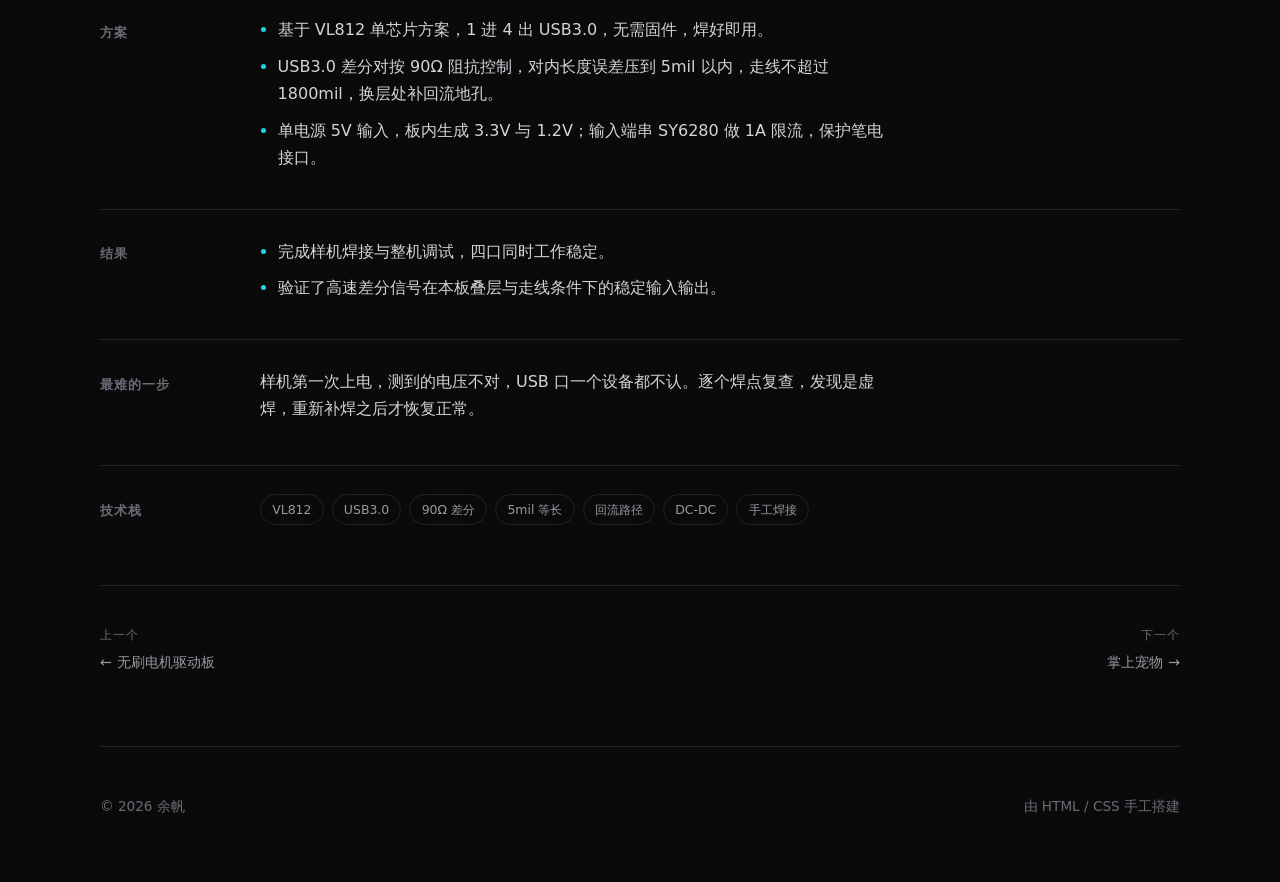
<file: projects/usb-hub.html>
<!DOCTYPE html>
<html lang="zh-CN">
<head>
<meta charset="utf-8">
<meta name="viewport" content="width=device-width, initial-scale=1">
<title>USB3.0 拓展坞 · 余帆</title>
<meta name="description" content="基于 VL812 的 USB3.0 Hub：1 进 4 出，单电源 5V 方案，高速差分对走线与回流路径处理。">
<link rel="stylesheet" href="../style.css">
<link rel="icon" href="../favicon.svg" type="image/svg+xml">
<script src="../script.js" defer></script>
<!-- 分享卡片 -->
<meta property="og:type" content="website">
<meta property="og:site_name" content="余帆的作品集">
<meta property="og:title" content="USB3.0 拓展坞 · 余帆">
<meta property="og:description" content="基于 VL812 的 USB3.0 Hub：1 进 4 出，单电源 5V 方案，高速差分对走线与回流路径处理。">
<meta property="og:url" content="https://yohoda.github.io/yufan-portfolio/projects/usb-hub.html">
<meta property="og:image" content="https://yohoda.github.io/yufan-portfolio/assets/og-cover.jpg">
<meta property="og:image:width" content="1200">
<meta property="og:image:height" content="630">
<meta name="twitter:card" content="summary_large_image">
</head>
<body>

<header class="site-header">
  <div class="container">
    <a class="brand" href="../index.html">余帆的作品集<span>.</span></a>
    <nav class="nav">
      <a href="../index.html#projects">全部项目</a>
      <a href="../index.html#contact">联系</a>
    </nav>
  </div>
</header>

<main class="container">

  <a class="back-link" href="../index.html#projects">← 返回项目列表</a>

  <section class="project-hero">
    <h1>USB3.0 拓展坞</h1>
    <p class="subtitle">1 进 4 出，单电源 5V，手焊样板。板子不大，但从电源树到差分对全靠自己排。</p>
    <div class="tags">
      <span class="tag accent">PCB Layout</span>
      <span class="tag">2025.09 – 2025.10</span>
      <span class="tag">焊接与测试</span>
    </div>
  </section>

  <div class="media-stack">
    <div class="media has-media"><img fetchpriority="high" src="../assets/usb-pcb.webp" alt="USB3.0 拓展坞 PCB 3D 渲染"></div>
  </div>

  <div class="media-grid">
    <div class="media has-media" data-ratio="4/3"><img loading="lazy" src="../assets/usb-real.webp" alt="USB3.0 拓展坞 PCB 实物"></div>
    <div class="media has-media"><img loading="lazy" src="../assets/usb-case.webp" alt="USB3.0 拓展坞成品外观（3D 打印外壳）"></div>
  </div>

  <div class="content-block">
    <h2>问题</h2>
    <p>USB3.0 跑 5 Gbps，差分对走错一点就掉速、掉盘。我想亲手验证一遍高速信号到底有多挑布局。</p>
  </div>

  <div class="content-block">
    <h2>方案</h2>
    <ul>
      <li>基于 VL812 单芯片方案，1 进 4 出 USB3.0，无需固件，焊好即用。</li>
      <li>USB3.0 差分对按 90Ω 阻抗控制，对内长度误差压到 5mil 以内，走线不超过 1800mil，换层处补回流地孔。</li>
      <li>单电源 5V 输入，板内生成 3.3V 与 1.2V；输入端串 SY6280 做 1A 限流，保护笔电接口。</li>
    </ul>
  </div>

  <div class="content-block">
    <h2>结果</h2>
    <ul>
      <li>完成样机焊接与整机调试，四口同时工作稳定。</li>
      <li>验证了高速差分信号在本板叠层与走线条件下的稳定输入输出。</li>
    </ul>
  </div>

  <div class="content-block">
    <h2>最难的一步</h2>
    <p>样机第一次上电，测到的电压不对，USB 口一个设备都不认。逐个焊点复查，发现是虚焊，重新补焊之后才恢复正常。</p>
  </div>

  <div class="content-block">
    <h2>技术栈</h2>
    <div class="tags">
      <span class="tag">VL812</span>
      <span class="tag">USB3.0</span>
      <span class="tag">90Ω 差分</span>
      <span class="tag">5mil 等长</span>
      <span class="tag">回流路径</span>
      <span class="tag">DC-DC</span>
      <span class="tag">手工焊接</span>
    </div>
  </div>

  <nav class="pager">
    <a href="bldc-driver.html">
      <span class="label">上一个</span>
      ← 无刷电机驱动板
    </a>
    <a class="next" href="pocket-pet.html">
      <span class="label">下一个</span>
      掌上宠物 →
    </a>
  </nav>

</main>

<footer class="site-footer container">
  <span>© 2026 余帆</span>
  <span>由 HTML / CSS 手工搭建</span>
</footer>

</body>
</html>
</file>
<file: style.css>
/* ============================================================
   余帆 · 嵌入式硬件工程师作品集
   纯静态，无外部依赖。字体使用系统字体，国内加载无需 CDN。
   ============================================================ */

:root {
  --bg: #0a0a0b;
  --surface: #141416;
  --line: #232327;
  --text: #e9e9ec;
  --muted: #9898a1;
  --dim: #6b6b76;
  --accent: #22d3ee;
  --radius: 14px;
  --maxw: 1080px;
}

* { box-sizing: border-box; }

html {
  scroll-behavior: smooth;
}

body {
  margin: 0;
  background: var(--bg);
  color: var(--text);
  font-family: system-ui, -apple-system, "Segoe UI", "PingFang SC",
    "Hiragino Sans GB", "Microsoft YaHei", "Noto Sans CJK SC", sans-serif;
  font-size: 16px;
  line-height: 1.7;
  letter-spacing: 0;
  -webkit-font-smoothing: antialiased;
}

img, video { max-width: 100%; display: block; }

a { color: inherit; }

.container {
  width: min(var(--maxw), 100% - 3rem);
  margin-inline: auto;
}

/* ---------- 顶部导航 ---------- */

.site-header {
  position: sticky;
  top: 0;
  z-index: 50;
  backdrop-filter: blur(12px);
  background: rgba(10, 10, 11, 0.72);
  border-bottom: 1px solid transparent;
  transition: border-color 0.3s ease;
}

.site-header.is-scrolled {
  border-bottom-color: var(--line);
}

.site-header .container {
  display: flex;
  align-items: center;
  justify-content: space-between;
  height: 64px;
}

.brand {
  font-weight: 700;
  text-decoration: none;
  letter-spacing: 0.02em;
}

.brand span { color: var(--accent); }

.nav {
  display: flex;
  gap: 1.5rem;
  font-size: 0.875rem;
}

.nav a {
  text-decoration: none;
  color: var(--muted);
  transition: color 0.2s ease;
}

.nav a:hover { color: var(--text); }

/* ---------- Hero ---------- */

.hero {
  padding: clamp(4rem, 12vh, 8rem) 0 clamp(3rem, 8vh, 6rem);
}

.hero h1 {
  margin: 0 0 1.5rem;
  font-size: clamp(2.4rem, 6.5vw, 4.6rem);
  line-height: 1.12;
  font-weight: 800;
  letter-spacing: -0.01em;
  max-width: 20ch;
}

.hero h1 em {
  font-style: normal;
  color: var(--accent);
}

.hero .lede {
  margin: 0 0 2rem;
  font-size: clamp(1.05rem, 2.2vw, 1.35rem);
  color: var(--muted);
  max-width: 44ch;
}

.hero .meta {
  display: flex;
  flex-wrap: wrap;
  gap: 0.5rem 1.25rem;
  font-size: 0.875rem;
  color: var(--dim);
}

.hero .meta strong {
  color: var(--text);
  font-weight: 600;
}

/* ---------- 区块标题 ---------- */

.section {
  padding: clamp(3rem, 7vh, 5rem) 0;
}

.section-head {
  display: flex;
  align-items: baseline;
  justify-content: space-between;
  gap: 1rem;
  margin-bottom: 2rem;
  padding-bottom: 1rem;
  border-bottom: 1px solid var(--line);
}

.section-head h2 {
  margin: 0;
  font-size: 1.05rem;
  font-weight: 600;
  letter-spacing: 0.06em;
  text-transform: uppercase;
  color: var(--muted);
}

.section-head .count {
  font-size: 0.8rem;
  color: var(--dim);
  font-variant-numeric: tabular-nums;
}

/* ---------- 项目卡 ---------- */

.projects {
  display: grid;
  grid-template-columns: repeat(2, 1fr);
  gap: 1.25rem;
}

.card {
  display: block;
  text-decoration: none;
  color: inherit;
  background: var(--surface);
  border: 1px solid var(--line);
  border-radius: var(--radius);
  overflow: hidden;
  transition: border-color 0.25s ease, transform 0.25s ease;
}

.card:hover {
  border-color: #3c3c44;
  transform: translateY(-3px);
}

.card:hover .card-title { color: var(--accent); }

.card-body {
  padding: 1.1rem 1.25rem 1.35rem;
}

.card-title {
  margin: 0 0 0.35rem;
  font-size: 1.075rem;
  font-weight: 650;
  transition: color 0.2s ease;
}

.card-desc {
  margin: 0;
  font-size: 0.9rem;
  color: var(--muted);
  line-height: 1.6;
}

/* ---------- 素材占位块 ---------- */

.media {
  position: relative;
  aspect-ratio: 16 / 9;
  background: #1a1a1e;
  display: grid;
  place-items: center;
  padding: 1rem;
  border-bottom: 1px solid var(--line);
}

.media[data-ratio="4/3"] { aspect-ratio: 4 / 3; }
.media[data-ratio="3/2"] { aspect-ratio: 3 / 2; }

.media::after {
  content: "";
  position: absolute;
  inset: 10px;
  border: 1px dashed #2f2f36;
  border-radius: 6px;
  pointer-events: none;
}

.media span {
  position: relative;
  z-index: 1;
  font-size: 0.78rem;
  color: #47474f;
  text-align: center;
  line-height: 1.5;
}

/* 已替换成真实图片时的样式 */
.media img,
.media video,
.media iframe {
  position: absolute;
  inset: 0;
  width: 100%;
  height: 100%;
  object-fit: cover;
  border: 0;
}

.media.has-media::after { display: none; }

/* ---------- 技能 ---------- */

.skills {
  display: grid;
  grid-template-columns: repeat(2, minmax(0, 1fr));
  gap: 0 3rem;
}

.skill-row {
  display: grid;
  grid-template-columns: 6.5rem 1fr;
  gap: 1rem;
  padding: 0.9rem 0;
  border-bottom: 1px solid var(--line);
  font-size: 0.925rem;
}

.skill-row dt {
  color: var(--dim);
  font-size: 0.85rem;
}

.skill-row dd {
  margin: 0;
  color: var(--text);
}

/* ---------- 联系 ---------- */

.contact-card {
  background: var(--surface);
  border: 1px solid var(--line);
  border-radius: var(--radius);
  padding: clamp(1.5rem, 4vw, 2.5rem);
  display: flex;
  flex-wrap: wrap;
  gap: 2rem;
  align-items: center;
  justify-content: space-between;
}

.contact-card h3 {
  margin: 0 0 0.5rem;
  font-size: clamp(1.3rem, 3vw, 1.75rem);
  font-weight: 700;
}

.contact-card p {
  margin: 0;
  color: var(--muted);
  font-size: 0.925rem;
}

.contact-actions {
  display: flex;
  flex-wrap: wrap;
  gap: 0.75rem;
  align-items: center;
}

.btn {
  display: inline-flex;
  align-items: center;
  gap: 0.5rem;
  padding: 0.8rem 1.4rem;
  border-radius: 999px;
  background: var(--accent);
  color: #04252b;
  font-weight: 650;
  font-size: 0.925rem;
  text-decoration: none;
  transition: filter 0.2s ease;
}

.btn:hover { filter: brightness(1.08); }

/* ---------- 页脚 ---------- */

.site-footer {
  padding: 3rem 0 4rem;
  border-top: 1px solid var(--line);
  margin-top: 2rem;
  color: var(--dim);
  font-size: 0.85rem;
  display: flex;
  flex-wrap: wrap;
  gap: 0.5rem 1.5rem;
  justify-content: space-between;
}

/* ---------- 项目详情页 ---------- */

.back-link {
  display: inline-block;
  margin: 2.5rem 0 1.5rem;
  font-size: 0.875rem;
  color: var(--muted);
  text-decoration: none;
}

.back-link:hover { color: var(--accent); }

.project-hero {
  padding-bottom: 2rem;
}

.project-hero h1 {
  margin: 0 0 0.75rem;
  font-size: clamp(2rem, 5vw, 3.2rem);
  line-height: 1.15;
  font-weight: 800;
  letter-spacing: -0.01em;
}

.project-hero .subtitle {
  margin: 0 0 1.5rem;
  font-size: clamp(1rem, 2.2vw, 1.2rem);
  color: var(--muted);
  max-width: 52ch;
}

.tags {
  display: flex;
  flex-wrap: wrap;
  gap: 0.5rem;
}

.tag {
  font-size: 0.78rem;
  color: var(--muted);
  border: 1px solid var(--line);
  border-radius: 999px;
  padding: 0.25rem 0.7rem;
}

.tag.accent {
  color: var(--accent);
  border-color: rgba(34, 211, 238, 0.35);
}

.media-stack {
  display: grid;
  gap: 1.25rem;
  margin: 2rem 0 3rem;
}

.media-stack .media {
  border: 1px solid var(--line);
  border-radius: var(--radius);
  overflow: hidden;
}

.media-grid {
  display: grid;
  grid-template-columns: repeat(2, 1fr);
  gap: 1.25rem;
}

.media-grid .media {
  border: 1px solid var(--line);
  border-radius: var(--radius);
  overflow: hidden;
}

.content-block {
  padding: 1.75rem 0;
  border-top: 1px solid var(--line);
  display: grid;
  grid-template-columns: 8rem 1fr;
  gap: 1.5rem 2rem;
}

.content-block h2 {
  margin: 0;
  font-size: 0.8rem;
  font-weight: 600;
  letter-spacing: 0.08em;
  text-transform: uppercase;
  color: var(--dim);
  padding-top: 0.35rem;
}

.content-block p {
  margin: 0 0 0.9rem;
  color: #d3d3d9;
  max-width: 62ch;
}

.content-block ul {
  margin: 0;
  padding-left: 1.1rem;
  color: #d3d3d9;
  max-width: 62ch;
}

.content-block li {
  margin-bottom: 0.6rem;
}

.content-block li::marker { color: var(--accent); }

.pager {
  display: flex;
  justify-content: space-between;
  gap: 1rem;
  padding: 2.5rem 0;
  border-top: 1px solid var(--line);
  margin-top: 2rem;
}

.pager a {
  text-decoration: none;
  font-size: 0.9rem;
  color: var(--muted);
  display: flex;
  flex-direction: column;
  gap: 0.25rem;
}

.pager a:hover { color: var(--accent); }

.pager .label {
  font-size: 0.72rem;
  letter-spacing: 0.08em;
  text-transform: uppercase;
  color: var(--dim);
}

.pager .next { text-align: right; margin-left: auto; }

/* ---------- 滚动出现动效 ---------- */

.reveal {
  opacity: 0;
  transform: translateY(16px);
  transition: opacity 0.65s ease, transform 0.65s ease;
}

.reveal.is-in {
  opacity: 1;
  transform: none;
}

@media (prefers-reduced-motion: reduce) {
  html { scroll-behavior: auto; }
  .reveal {
    opacity: 1;
    transform: none;
    transition: none;
  }
  .card { transition: none; }
}

/* ---------- 响应式 ---------- */

@media (max-width: 820px) {
  .skills { grid-template-columns: 1fr; }
  .content-block {
    grid-template-columns: 1fr;
    gap: 0.75rem;
  }
}

@media (max-width: 720px) {
  .container { width: min(var(--maxw), 100% - 2rem); }
  .projects { grid-template-columns: 1fr; }
  .media-grid { grid-template-columns: 1fr; }
  .nav { gap: 1rem; font-size: 0.8rem; }
  .skill-row { grid-template-columns: 5.5rem 1fr; }
  .contact-card { flex-direction: column; align-items: flex-start; }
}

/* ---------- 404 ---------- */

.notfound {
  padding: clamp(5rem, 14vh, 9rem) 0 clamp(3rem, 8vh, 5rem);
}

.notfound .code {
  margin: 0;
  font-size: clamp(4.5rem, 18vw, 11rem);
  font-weight: 800;
  line-height: 0.9;
  letter-spacing: -0.04em;
  color: var(--accent);
}

.notfound h1 {
  margin: 1.5rem 0 1rem;
  font-size: clamp(1.8rem, 4.5vw, 2.8rem);
  font-weight: 800;
  letter-spacing: -0.01em;
}

.notfound .explain {
  margin: 0 0 2rem;
  color: var(--muted);
  max-width: 46ch;
}

.notfound .actions {
  display: flex;
  flex-wrap: wrap;
  gap: 0.75rem;
}

.btn.ghost {
  background: transparent;
  border: 1px solid var(--line);
  color: var(--text);
}

.btn.ghost:hover {
  border-color: #3c3c44;
  filter: none;
}

/* ---------- 工作台 ---------- */

.tools {
  display: grid;
  grid-template-columns: repeat(2, 1fr);
  gap: 1.25rem;
}

.tool {
  background: var(--surface);
  border: 1px solid var(--line);
  border-radius: var(--radius);
  overflow: hidden;
}

.tool .media {
  border-bottom: 1px solid var(--line);
}

.tool-body {
  padding: 1.1rem 1.25rem 1.4rem;
}

.tool-body h3 {
  margin: 0 0 0.5rem;
  font-size: 1.05rem;
  font-weight: 650;
}

.tool-body p {
  margin: 0;
  font-size: 0.9rem;
  color: var(--muted);
  line-height: 1.7;
}

.tool-body p + p {
  margin-top: 0.65rem;
}

@media (max-width: 720px) {
  .tools {
    grid-template-columns: 1fr;
  }
}

/* ---------- 页面切换过渡（View Transitions API） ---------- */

/* 跨文档导航时自动启用交叉淡入淡出。不支持的浏览器直接跳转，无副作用。 */
@view-transition {
  navigation: auto;
}

/* 导航栏在切换时保持连续，只让内容区淡入淡出 */
.site-header {
  view-transition-name: site-header;
}

::view-transition-old(root),
::view-transition-new(root) {
  animation-duration: 0.16s;
  animation-timing-function: linear;
}

::view-transition-old(root) {
  animation-name: vt-fade-out;
}

::view-transition-new(root) {
  animation-name: vt-fade-in;
}

@keyframes vt-fade-out {
  to {
    opacity: 0;
  }
}

@keyframes vt-fade-in {
  from {
    opacity: 0;
  }
}

/* 尊重系统的「减少动态效果」设置 */
@media (prefers-reduced-motion: reduce) {
  ::view-transition-old(root),
  ::view-transition-new(root) {
    animation: none;
  }
}

/* ---------- 键盘焦点 ---------- */

a:focus-visible,
button:focus-visible,
[tabindex]:focus-visible {
  outline: 2px solid var(--accent);
  outline-offset: 3px;
  border-radius: 4px;
}

/* ---------- 关于我 ---------- */

.about {
  padding: 0 0 clamp(2rem, 6vh, 4rem);
}

.about p {
  margin: 0 0 1rem;
  max-width: 62ch;
  color: #d3d3d9;
  font-size: 1.02rem;
  line-height: 1.75;
}

.about .about-lead {
  font-size: 1.18rem;
  font-weight: 600;
  color: var(--text);
}

.about p:last-child {
  margin-bottom: 0;
}

/* ---------- 证书行 ---------- */

.creds {
  margin: 1.6rem 0 0;
  padding-top: 1.2rem;
  border-top: 1px solid var(--line);
  font-size: 0.85rem;
  line-height: 1.6;
  color: var(--muted);
}
</file>
